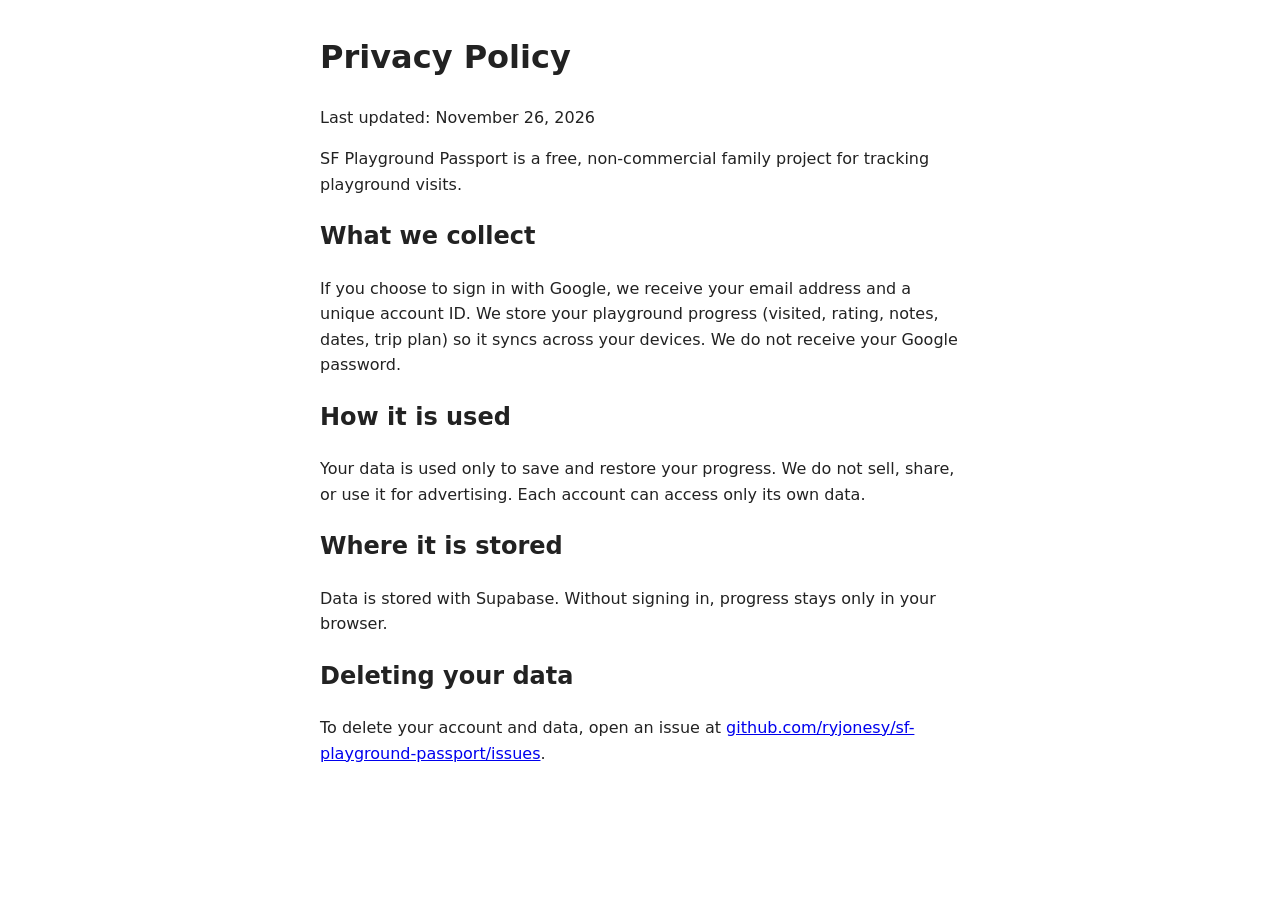
<file: privacy.html>
<!DOCTYPE html>
<html lang="en"><head><meta charset="utf-8"><meta name="viewport" content="width=device-width,initial-scale=1">
<title>Privacy Policy – SF Playground Passport</title>
<style>body{font-family:system-ui,sans-serif;max-width:640px;margin:2rem auto;padding:0 1rem;line-height:1.6;color:#222}</style></head>
<body>
<h1>Privacy Policy</h1>
<p>Last updated: November 26, 2026</p>
<p>SF Playground Passport is a free, non-commercial family project for tracking playground visits.</p>
<h2>What we collect</h2>
<p>If you choose to sign in with Google, we receive your email address and a unique account ID. We store your playground progress (visited, rating, notes, dates, trip plan) so it syncs across your devices. We do not receive your Google password.</p>
<h2>How it is used</h2>
<p>Your data is used only to save and restore your progress. We do not sell, share, or use it for advertising. Each account can access only its own data.</p>
<h2>Where it is stored</h2>
<p>Data is stored with Supabase. Without signing in, progress stays only in your browser.</p>
<h2>Deleting your data</h2>
<p>To delete your account and data, open an issue at <a href="https://github.com/ryjonesy/sf-playground-passport/issues">github.com/ryjonesy/sf-playground-passport/issues</a>.</p>
</body></html>
</file>
